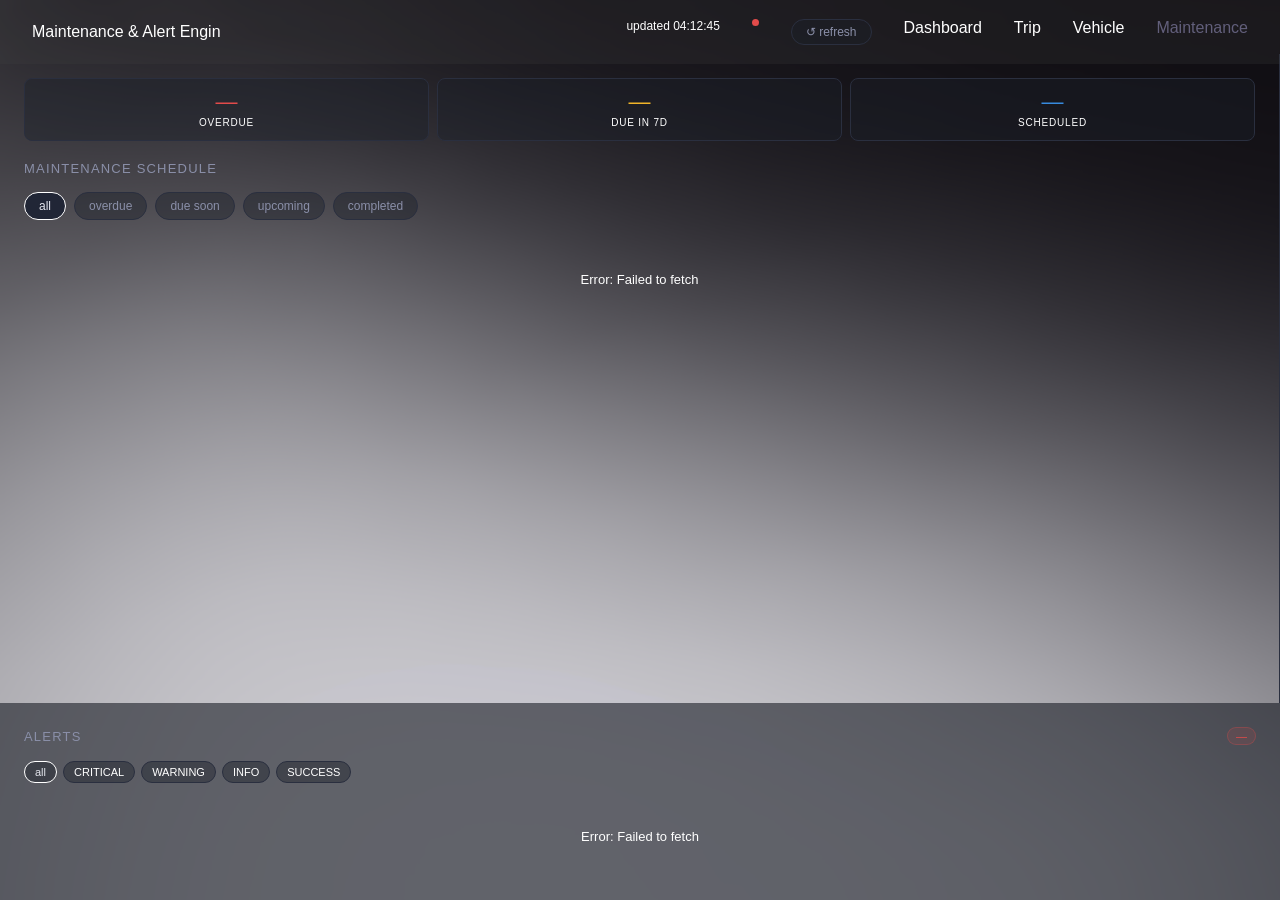
<file: main.html>
<!DOCTYPE html>
<html lang="th">

<head>
    <meta charset="UTF-8" />
    <meta name="viewport" content="width=device-width,initial-scale=1" />
    <title>Maintenance & Alerts</title>
    <link
        href="https://fonts.googleapis.com/css2?family=IBM+Plex+Sans+Thai:wght@400;500&family=IBM+Plex+Mono:wght@400;500&display=swap"
        rel="stylesheet" />
    <link rel="stylesheet" href="maintenance.css" />
</head>

<body>
    <div class="app">
        <div class="navbar">
            <div class="navbar__logo">Maintenance & Alert Engin</div>
            <ul class="navbar__links">
                <span class="topbar-sub" id="last-refresh">—</span>
                <div class="topbar-dot" id="conn-dot"></div>
                <button class="filter-btn" style="margin-left:auto;padding:5px 14px" onclick="refreshAll()">↺
                    refresh</button>
                <div onclick="window.location.href='dashboard.html'" class="masin">Dashboard</div>
                <div onclick="window.location.href='trips.html'" class="masin">Trip</div>
                <div onclick="window.location.href='vehicles.html'" class="masin">Vehicle</div>
                <div onclick="window.location.href='maintenace.html'" class="mai">Maintenance</div>

            </ul>
        </div><br><br><br>


        <!-- LEFT: Maintenance Schedule -->
        <div class="panel-left">

            <div class="stat-row">
                <div class="stat-box stat-red">
                    <div class="stat-num" id="s-overdue">—</div>
                    <div class="stat-lbl">overdue</div>
                </div>
                <div class="stat-box stat-yellow">
                    <div class="stat-num" id="s-soon">—</div>
                    <div class="stat-lbl">due in 7d</div>
                </div>
                <div class="stat-box stat-blue">
                    <div class="stat-num" id="s-total">—</div>
                    <div class="stat-lbl">scheduled</div>
                </div>
            </div>

            <div class="section-head">
                <span class="section-title">Maintenance Schedule</span>
            </div>

            <div class="filter-bar">
                <button class="filter-btn active" data-f="ALL" onclick="setFilter(this,'ALL')">all</button>
                <button class="filter-btn" data-f="OVERDUE" onclick="setFilter(this,'OVERDUE')">overdue</button>
                <button class="filter-btn" data-f="DUE_SOON" onclick="setFilter(this,'DUE_SOON')">due soon</button>
                <button class="filter-btn" data-f="NORMAL" onclick="setFilter(this,'NORMAL')">upcoming</button>
                <button class="filter-btn" data-f="COMPLETED" onclick="setFilter(this,'COMPLETED')">completed</button>
            </div>

            <div id="maint-list">
                <div class="loader">
                    <div class="spin"></div>loading...
                </div>
            </div>
        </div>

        <!-- RIGHT: Alert Panel -->
        <div class="panel-right">

            <div class="section-head">
                <span class="section-title">Alerts</span>
                <span class="badge badge-red" id="alert-count">—</span>
            </div>

            <div class="alert-filter-bar">
                <button class="af-btn active" data-s="ALL" onclick="setAlertFilter(this,'ALL')">all</button>
                <button class="af-btn af-critical" data-s="CRITICAL"
                    onclick="setAlertFilter(this,'CRITICAL')">CRITICAL</button>
                <button class="af-btn af-warning" data-s="WARNING"
                    onclick="setAlertFilter(this,'WARNING')">WARNING</button>
                <button class="af-btn af-info" data-s="INFO" onclick="setAlertFilter(this,'INFO')">INFO</button>
                <button class="af-btn af-success" data-s="SUCCESS"
                    onclick="setAlertFilter(this,'SUCCESS')">SUCCESS</button>
            </div>

            <div id="alert-list">
                <div class="loader">
                    <div class="spin"></div>loading...
                </div>
            </div>
        </div>

    </div>
    </div>

    <script src="maintenance.js"></script>
</body>

</html>
</file>
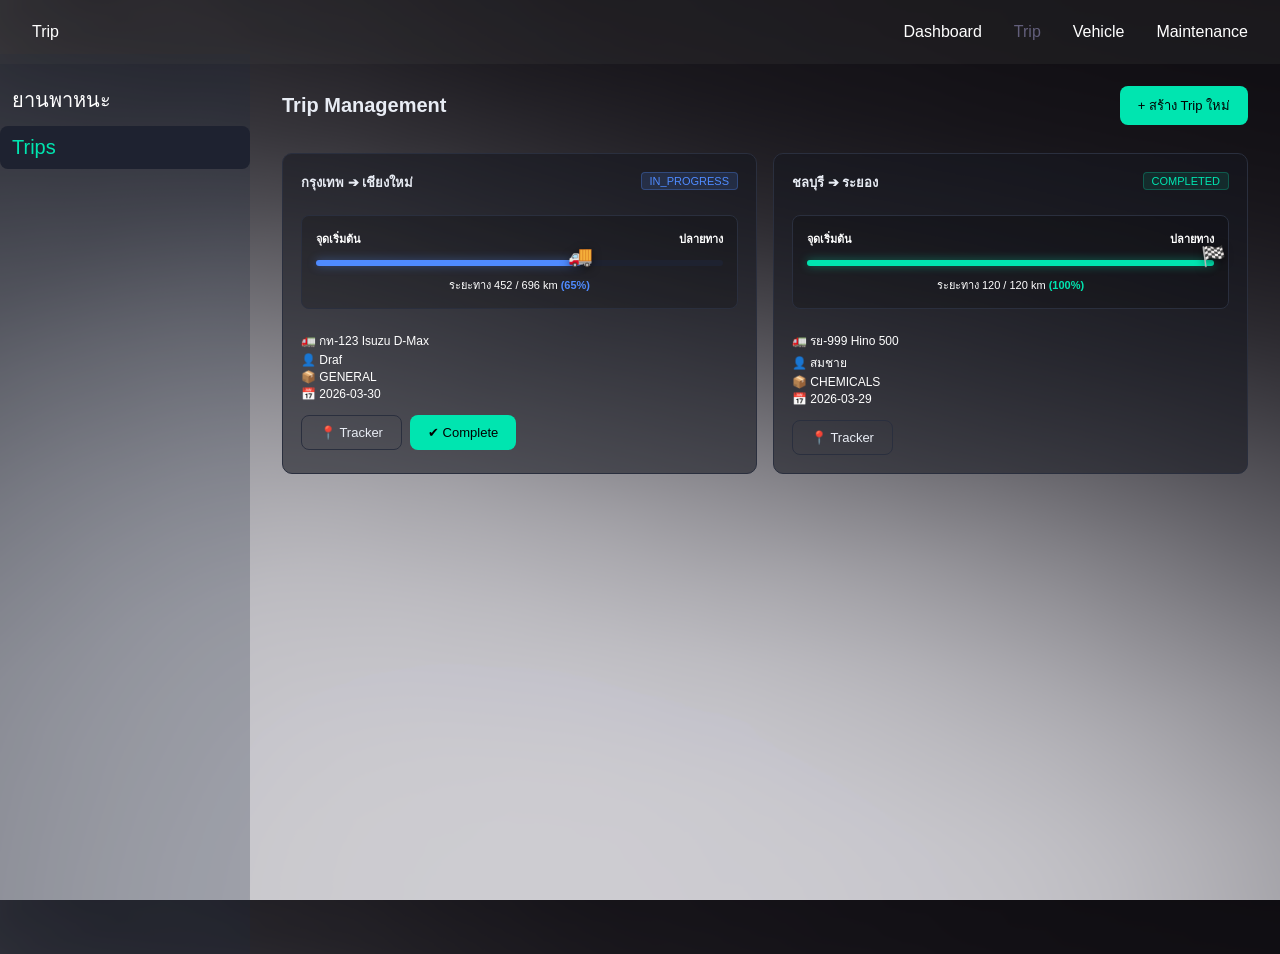
<file: trips.html>
<!DOCTYPE html>
<html lang="th">
<head>
  <meta charset="UTF-8">
  <meta name="viewport" content="width=device-width, initial-scale=1.0">
  <title>Trip Management</title>
  <link rel="preconnect" href="https://fonts.googleapis.com">
  <link href="https://fonts.googleapis.com/css2?family=IBM+Plex+Mono:wght@400;500;600&family=IBM+Plex+Sans+Thai:wght@300;400;500;600&display=swap" rel="stylesheet">
  <link rel="stylesheet" href="trips.css">
</head>
<body>
    <div class="navbar">
        <div class="navbar__logo">Trip</div>
            <ul class="navbar__links">
                <div onclick="window.location.href='dashboard.html'"class="masin">Dashboard</div>
                <div onclick="window.location.href='trips.html'" class="trip" >Trip</div>
                <div onclick="window.location.href='vehicles.html'" class="masin">Vehicle</div>
                <div onclick="window.location.href='maintenace.html'" class="masin">Maintenance</div>
            </ul>
    </div><br><br><br>

  <div class="layout">
    <aside class="sidebar">
      <nav class="sidebar__nav">
        <a href="vehicles.html" class="nav-item">ยานพาหนะ</a>
        <a href="trips.html"    class="nav-item nav-item--active">Trips</a>
      </nav>
    </aside>

    <main class="main">
      <header class="topbar">
        <h1 class="topbar__title">Trip Management</h1>
        <button class="btn btn--primary" onclick="openCreateModal()">+ สร้าง Trip ใหม่</button>
      </header>

      <section class="section">
        <div id="trip-list" class="trip-grid">
          
          <div class="trip-card">
            <div class="trip-card__header">
              <span class="trip-card__route">กรุงเทพ ➔ เชียงใหม่</span>
              <span class="badge badge--in_progress">IN_PROGRESS</span>
            </div>

            <div class="trip-progress">
              <div class="trip-progress__labels">
                <span>จุดเริ่มต้น</span>
                <span>ปลายทาง</span>
              </div>
              <div class="trip-progress__track">
                <div class="trip-progress__fill" style="width: 65%;">
                  <div class="trip-progress__icon">🚚</div>
                </div>
              </div>
              <div class="trip-progress__detail">
                ระยะทาง 452 / 696 km <span>(65%)</span>
              </div>
            </div>

            <div class="trip-card__meta">
              <span>🚛 กท-123 Isuzu D-Max</span>
              <span>👤 Draf</span>
              <span>📦 GENERAL</span>
              <span>📅 2026-03-30</span>
            </div>
            
            <div class="trip-card__actions">
              <button class="btn btn--ghost" onclick="openTracker()">📍 Tracker</button>
              <button class="btn btn--primary">✔ Complete</button>
            </div>
          </div>

          <div class="trip-card">
            <div class="trip-card__header">
              <span class="trip-card__route">ชลบุรี ➔ ระยอง</span>
              <span class="badge badge--completed">COMPLETED</span>
            </div>

            <div class="trip-progress trip-progress--done">
              <div class="trip-progress__labels">
                <span>จุดเริ่มต้น</span>
                <span>ปลายทาง</span>
              </div>
              <div class="trip-progress__track">
                <div class="trip-progress__fill" style="width: 100%;">
                  <div class="trip-progress__icon">🏁</div>
                </div>
              </div>
              <div class="trip-progress__detail">
                ระยะทาง 120 / 120 km <span>(100%)</span>
              </div>
            </div>

            <div class="trip-card__meta">
              <span>🚛 รย-999 Hino 500</span>
              <span>👤 สมชาย</span>
              <span>📦 CHEMICALS</span>
              <span>📅 2026-03-29</span>
            </div>
            
            <div class="trip-card__actions">
              <button class="btn btn--ghost" onclick="openTracker()">📍 Tracker</button>
            </div>
          </div>

        </div>
      </section>
    </main>
  </div>

  <div id="modal-create" class="modal-overlay" style="display:none">
    <div class="modal modal--wide">
      <button class="modal__close" onclick="closeCreateModal()">✕</button>

      <div class="steps">
        <div class="step" id="step-ind-1">
          <div class="step__dot">1</div>
          <div class="step__label">ยานพาหนะ & คนขับ</div>
        </div>
        <div class="step__line"></div>
        <div class="step" id="step-ind-2">
          <div class="step__dot">2</div>
          <div class="step__label">เส้นทาง & สินค้า</div>
        </div>
        <div class="step__line"></div>
        <div class="step" id="step-ind-3">
          <div class="step__dot">3</div>
          <div class="step__label">Checkpoints</div>
        </div>
      </div>

      <div id="step-1" class="step-content">
        <h2 class="step-content__title">ขั้นที่ 1 — เลือกยานพาหนะและคนขับ</h2>
        <div class="form-grid">
          <div class="form-group">
            <label>ยานพาหนะ <span class="req">*</span></label>
            <select id="f-vehicle">
              <option value="">-- เลือก --</option>
            </select>
            <span class="field-error" id="err-vehicle"></span>
          </div>
          <div class="form-group">
            <label>คนขับ <span class="req">*</span></label>
            <select id="f-driver">
              <option value="">-- เลือก --</option>
            </select>
            <span class="field-error" id="err-driver"></span>
          </div>
          <div class="form-group">
            <label>วันที่เริ่มต้น <span class="req">*</span></label>
            <input type="datetime-local" id="f-started_at">
            <span class="field-error" id="err-started_at"></span>
          </div>
        </div>
        <div class="step-actions">
          <span></span>
          <button class="btn btn--primary" onclick="goStep(2)">ถัดไป →</button>
        </div>
      </div>

      <div id="step-2" class="step-content" style="display:none">
        <h2 class="step-content__title">ขั้นที่ 2 — เส้นทางและสินค้า</h2>
        <div class="form-grid">
          <div class="form-group">
            <label>ต้นทาง <span class="req">*</span></label>
            <input type="text" id="f-origin" placeholder="เช่น กรุงเทพฯ">
            <span class="field-error" id="err-origin"></span>
          </div>
          <div class="form-group">
            <label>ปลายทาง <span class="req">*</span></label>
            <input type="text" id="f-destination" placeholder="เช่น เชียงใหม่">
            <span class="field-error" id="err-destination"></span>
          </div>
          <div class="form-group">
            <label>ระยะทาง (km)</label>
            <input type="number" id="f-distance_km" placeholder="0" min="0">
          </div>
          <div class="form-group">
            <label>ประเภทสินค้า</label>
            <select id="f-cargo_type">
              <option value="">-- ไม่ระบุ --</option>
              <option>GENERAL</option>
              <option>FRAGILE</option>
              <option>HAZARDOUS</option>
              <option>REFRIGERATED</option>
            </select>
          </div>
          <div class="form-group">
            <label>น้ำหนักสินค้า (kg)</label>
            <input type="number" id="f-cargo_weight_kg" placeholder="0" min="0">
          </div>
        </div>
        <div class="step-actions">
          <button class="btn btn--ghost" onclick="goStep(1)">← ย้อนกลับ</button>
          <button class="btn btn--primary" onclick="goStep(3)">ถัดไป →</button>
        </div>
      </div>

      <div id="step-3" class="step-content" style="display:none">
        <h2 class="step-content__title">ขั้นที่ 3 — Checkpoints <span class="req">(อย่างน้อย 1 จุด)</span></h2>
        <div id="checkpoints-container"></div>
        <button class="btn btn--ghost btn--sm" onclick="addCheckpoint()">+ เพิ่ม Checkpoint</button>
        <span class="field-error" id="err-checkpoints"></span>

        <div class="step-actions" style="margin-top:24px">
          <button class="btn btn--ghost" onclick="goStep(2)">← ย้อนกลับ</button>
          <button class="btn btn--primary" onclick="submitTrip()">✓ สร้าง Trip</button>
        </div>
        <p id="submit-error" class="submit-error"></p>
      </div>
    </div>
  </div>

  <div id="modal-tracker" class="modal-overlay" style="display:none">
    <div class="modal modal--wide">
      <button class="modal__close" onclick="closeTracker()">✕</button>
      <div id="tracker-content">
        <p class="loading-text">กำลังโหลด...</p>
      </div>
    </div>
  </div>

  <script src="Login.js"></script>
  <script src="trips.js"></script>
</body>
</html>
</file>
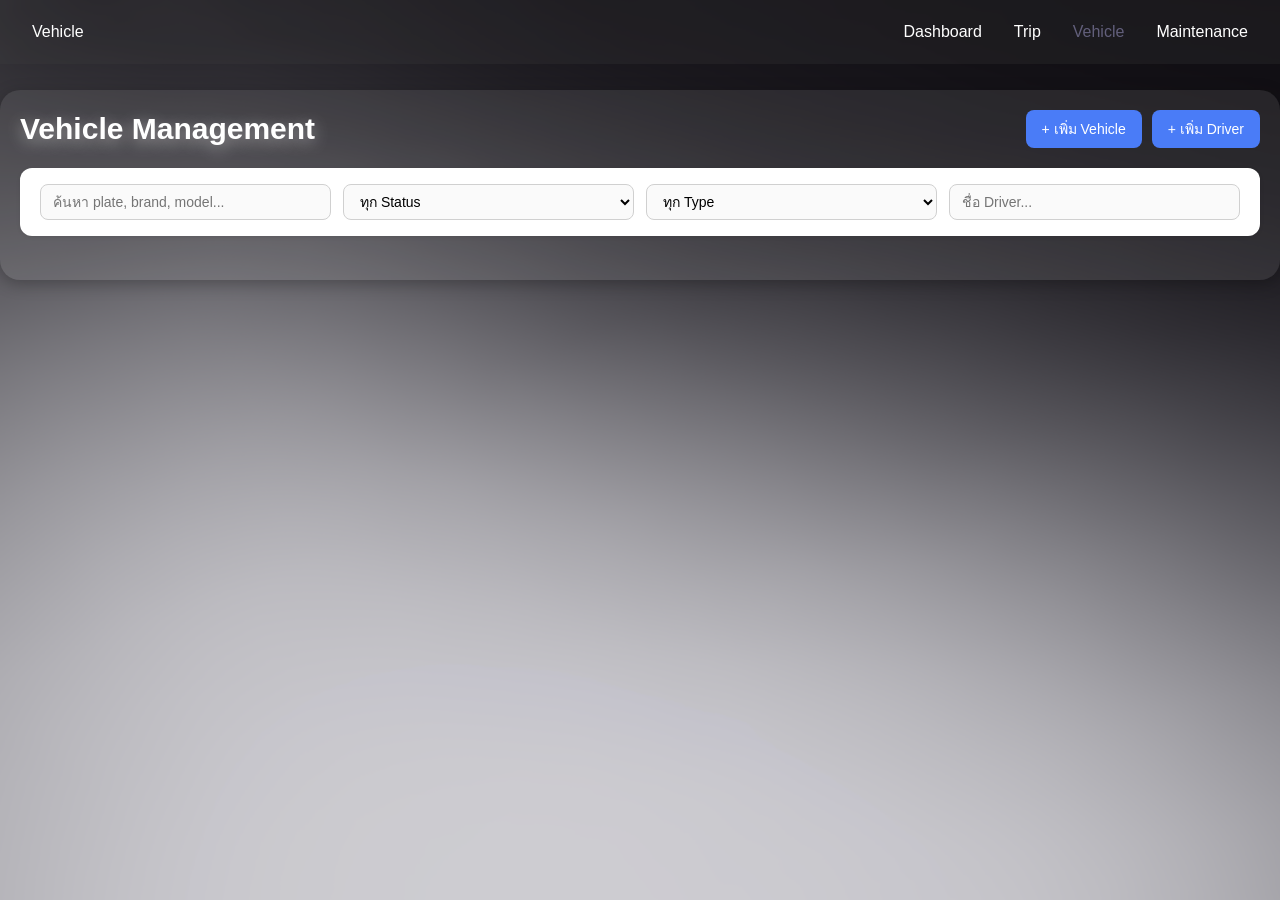
<file: vehicles.html>
<!DOCTYPE html>
<html lang="th">
<head>
<meta charset="UTF-8">
<title>Vehicles</title>
<link rel="stylesheet" href="vehicles.css">
</head>
<body>
<div class="navbar">
        <div class="navbar__logo">Vehicle</div>
            <ul class="navbar__links">
                <div onclick="window.location.href='dashboard.html'" class="masin">Dashboard</div>
                <div onclick="window.location.href='trips.html'" class="masin" >Trip</div>
                <div onclick="window.location.href='vehicles.html'" class="vehicle">Vehicle</div>
                <div onclick="window.location.href='maintenace.html'" class="masin">Maintenance</div>
            </ul>
</div>
<br><br><br><br><br><div class="con">

<div class="top-bar">
  <div class="H22">Vehicle Management</div>
  <div class="top-bar__actions">
    <button onclick="openModal('modal-add-vehicle')">+ เพิ่ม Vehicle</button>
    <button onclick="openModal('modal-add-driver')">+ เพิ่ม Driver</button>
  </div>
</div>

<div class="filters">
  <input type="text" id="f-search" placeholder="ค้นหา plate, brand, model...">
  <select id="f-status">
    <option value="">ทุก Status</option>
    <option value="IDLE">IDLE</option>
    <option value="ACTIVE">ACTIVE</option>
    <option value="MAINTENANCE">MAINTENANCE</option>
  </select>
  <select id="f-type">
    <option value="">ทุก Type</option>
    <option value="TRUCK">TRUCK</option>
    <option value="VAN">VAN</option>
    <option value="PICKUP">PICKUP</option>
    <option value="MOTORCYCLE">MOTORCYCLE</option> </select>
  <input type="text" id="f-driver" placeholder="ชื่อ Driver...">
</div>

<div id="vehicle-list"></div>

<div class="modal-overlay" id="modal-add-vehicle">
  <div class="modal">
    <h3>เพิ่ม / แก้ไข Vehicle</h3>
    
    <input type="hidden" id="v-id" value="">
    
    <input type="text"   id="v-plate"       placeholder="Plate Number (ทะเบียนรถ) *">
    <select id="v-type">
      <option value="">เลือก Type *</option>
      <option value="TRUCK">TRUCK</option>
      <option value="VAN">VAN</option>
      <option value="MOTORCYCLE">MOTORCYCLE</option> <option value="PICKUP">PICKUP</option>
    </select>
    
    <select id="v-driver-id">
  <option value="">เลือกคนขับ (ไม่มีคนขับ)</option>
  </select>
    
    <input type="text"   id="v-brand"       placeholder="Brand (ยี่ห้อ) *">
    <input type="text"   id="v-model"       placeholder="Model (รุ่น) *">
    
    <input type="number" id="v-year"        placeholder="Year (ปีผลิต) *">
    <select id="v-fuel">
      <option value="">เลือก Fuel Type (เชื้อเพลิง) *</option>
      <option value="DIESEL">DIESEL</option>
      <option value="GASOLINE">GASOLINE</option>
      <option value="ELECTRIC">ELECTRIC</option>
      <option value="HYBRID">HYBRID</option>
    </select>

    <input type="number" id="v-mileage"     placeholder="Mileage KM (เลขไมล์ปัจจุบัน) *">
    
    <input type="number" id="v-lastservice" placeholder="Last Service KM (เข้าศูนย์ล่าสุด) *">
    
    <input type="number" id="v-nextservice" placeholder="Next Service KM (เข้าศูนย์รอบถัดไป) *">
    
    <div id="v-error" class="modal-error"></div>
    <div class="modal-actions">
      <button onclick="closeModal('modal-add-vehicle')">ยกเลิก</button>
      <button class="btn-primary" onclick="submitAddVehicle()">บันทึก</button>
    </div>
  </div>
</div>

<div class="modal-overlay" id="modal-add-driver">
  <div class="modal">
    <h3>เพิ่ม Driver</h3>
    <input type="text" id="d-name"    placeholder="ชื่อ *">
    <input type="text" id="d-license" placeholder="License Number *">
    <input type="date" id="d-expiry">
    <input type="text" id="d-phone"   placeholder="เบอร์โทร *">
    <div id="d-error" class="modal-error"></div>
    <div class="modal-actions">
      <button onclick="closeModal('modal-add-driver')">ยกเลิก</button>
      <button class="btn-primary" onclick="submitAddDriver()">บันทึก</button>
    </div>
  </div>
</div>

<div class="modal-overlay" id="modal-history">
  <div class="modal modal--wide">
    <h3>Vehicle History</h3>
    <div id="history-list"></div>
    <div class="modal-actions">
      <button onclick="closeModal('modal-history')">ปิด</button>
    </div>
  </div>
</div>

</div>
<script src="Login.js"></script>
<script src="vehicles.js"></script>
</body>
</html>
</file>
<file: maintenance.css>
/* ── reset ── */
* {
    box-sizing: border-box;
    margin: 0;
    padding: 0
}

/* ── variables ── */
:root {
    --bg: #0d0f14;
    --bg2: #13161e92;
    --bg3: #1a1e286e;
    --bg4: #212636;
    --border: #2a2f3f;
    --border2: #ffffff;
    --text: #e2e4ec;
    --text2: #8a8fa8;
    --text3: #ffffff;
    --yellow: #f0b429;
    --yellow-bg: rgba(88, 80, 59, 0.12);
    --yellow-border: rgba(240, 180, 41, .3);
    --red: #e24b4a;
    --red-bg: rgba(226, 75, 74, .12);
    --red-border: rgba(226, 75, 74, .3);
    --green: #1d9e75;
    --green-bg: rgba(29, 158, 117, .1);
    --blue: #378add;
    --blue-bg: rgba(55, 138, 221, .1);
    --amber: #ef9f27;
    --amber-bg: rgba(239, 159, 39, .1);
    --radius: 8px;
        font-family: "Inter", sans-serif;
    --radius-lg: 12px;
}

/* ── base ── */
body {
    margin: 0;
    min-height: 100vh;

    background-image: url("bac.PNG");
    background-size: cover;        /* ⭐ ตัวสำคัญ */
    background-position: center;
    background-repeat: no-repeat;
}
.mai{
    color: rgb(98, 95, 123);
    cursor: pointer;
}
.masin:hover{
    color: rgb(98, 95, 123);
    text-decoration: none;
    cursor: pointer;
    text-shadow: 0px 8px 16px  rgb(255, 255, 255);
}
/* ── layout ── */
.app {
    display: grid;
    grid-template-rows: auto 1fr;
    min-height: 100vh
}

.main {
    display: grid;
    grid-template-columns: 1fr 360px;
    gap: 0;
    overflow: hidden
}

@media(max-width:900px) {
    .main {
        grid-template-columns: 1fr;
        grid-template-rows: auto auto
    }
}

/* ── topbar ── */
.topbar {
    background: var(--bg2);
    border-bottom: 1px solid var(--border);
    padding: 0 24px;
    height: 56px;
    display: flex;
    align-items: center;
    gap: 16px;
    position: sticky;
    top: 0;
    z-index: 20;
}

.topbar-title {
    font-size: 15px;
    font-weight: 500;
    letter-spacing: .3px
}

.topbar-sub {
    font-size: 12px;
    color: var(--text3);
    font-family: var(--mono)
}

.topbar-dot {
    width: 7px;
    height: 7px;
    border-radius: 50%;
    background: var(--green);
    flex-shrink: 0
}

/* ── panels ── */
.panel-left {
    padding: 24px;
    overflow-y: auto;
    border-right: 1px solid var(--border)
}

.panel-right {
    padding: 24px;
    overflow-y: auto;
    background: var(--bg2)
}

/* ── section header ── */
.section-head {
    display: flex;
    align-items: center;
    justify-content: space-between;
    margin-bottom: 16px
}

.section-title {
    font-size: 13px;
    font-weight: 500;
    color: var(--text2);
    text-transform: uppercase;
    letter-spacing: 1.2px
}

/* ── badges ── */
.badge {
    font-size: 11px;
    font-family: var(--mono);
    padding: 2px 8px;
    border-radius: 100px;
    font-weight: 500
}

.badge-red {
    background: var(--red-bg);
    color: var(--red);
    border: 1px solid var(--red-border)
}

.badge-yellow {
    background: var(--yellow-bg);
    color: var(--yellow);
    border: 1px solid var(--yellow-border)
}

.badge-green {
    background: var(--green-bg);
    color: var(--green)
}

.badge-blue {
    background: var(--blue-bg);
    color: var(--blue)
}

.badge-gray {
    background: rgba(139, 143, 168, .1);
    color: var(--text2)
}

/* ── filter bar ── */
.filter-bar {
    display: flex;
    gap: 8px;
    margin-bottom: 20px;
    flex-wrap: wrap
}

.filter-btn {
    background: var(--bg3);
    border: 1px solid var(--border);
    color: var(--text2);
    padding: 6px 14px;
    border-radius: 100px;
    font-size: 12px;
    cursor: pointer;
    font-family: var(--font);
    transition: all .15s;
}

.filter-btn:hover {
    border-color: var(--border2);
    color: var(--text)
}

.filter-btn.active {
    background: var(--bg4);
    border-color: var(--border2);
    color: var(--text)
}

/* ── stat row ── */
.stat-row {
    display: grid;
    grid-template-columns:
        repeat(3, 1fr);
    gap: 8px;
    margin-bottom: 20px
}

.stat-box {
    background: var(--bg3);
    border: 1px solid var(--border);
    border-radius: var(--radius);
    padding: 12px;
    text-align: center
}

.stat-num {
    font-size: 22px;
    font-weight: 500;
    font-family: var(--mono);
    line-height: 1
}

.stat-lbl {
    font-size: 10px;
    color: var(--text3);
    text-transform: uppercase;
    letter-spacing: .8px;
    margin-top: 4px
}

.stat-red .stat-num {
    color: var(--red)
}

.stat-yellow .stat-num {
    color: var(--yellow)
}

.stat-blue .stat-num {
    color: var(--blue)
}

/* ── maintenance card ── */
.m-card {
    background: var(--bg3);
    border: 1px solid var(--border);
    border-radius: var(--radius-lg);
    padding: 16px;
    margin-bottom: 10px;
    transition: border-color .15s;
    position: relative;
    overflow: hidden;
}

.m-card:hover {
    border-color: var(--border2)
}

.m-card::before {
    content: '';
    position: absolute;
    left: 0;
    top: 0;
    bottom: 0;
    width: 3px;
    border-radius: 3px 0 0 3px
}

.m-card.overdue::before {
    background: var(--red)
}

.m-card.due-soon::before {
    background: var(--yellow)
}

.m-card.normal::before {
    background: var(--border2)
}

.m-card-top {
    display: flex;
    align-items: flex-start;
    justify-content: space-between;
    gap: 12px;
    margin-bottom: 10px
}

.m-card-id {
    font-size: 11px;
    font-family: var(--mono);
    color: var(--text3)
}

.m-card-type {
    font-size: 13px;
    font-weight: 500;
    margin-bottom: 2px
}

.m-card-vehicle {
    font-size: 12px;
    color: var(--text2)
}

.m-card-meta {
    display: grid;
    grid-template-columns: 1fr 1fr;
    gap: 8px;
    padding-top: 10px;
    border-top: 1px solid var(--border)
}

.m-meta-item {
    display: flex;
    flex-direction: column;
    gap: 2px
}

.m-meta-label {
    font-size: 10px;
    color: var(--text3);
    text-transform: uppercase;
    letter-spacing: .8px
}

.m-meta-value {
    font-size: 12px;
    font-family: var(--mono);
    color: var(--text)
}

/* ── chips ── */
.m-card-status-chip {
    font-size: 11px;
    padding: 3px 10px;
    border-radius: 100px;
    white-space: nowrap;
    font-family: var(--mono);
    flex-shrink: 0
}

.chip-overdue {
    background: var(--red-bg);
    color: var(--red);
    border: 1px solid var(--red-border)
}

.chip-soon {
    background: var(--yellow-bg);
    color: var(--yellow);
    border: 1px solid var(--yellow-border)
}

.chip-normal {
    background: rgba(139, 143, 168, .1);
    color: var(--text2)
}

.chip-completed {
    background: var(--green-bg);
    color: var(--green)
}

/* ── day labels ── */
.day-label {
    font-size: 11px;
    font-family: var(--mono)
}

.day-overdue {
    color: var(--red)
}

.day-soon {
    color: var(--yellow)
}

.day-normal {
    color: var(--text3)
}

/* ── alert cards ── */
.alert-card {
    border-radius: var(--radius);
    padding: 12px 14px;
    margin-bottom: 8px
}
/* ── alert cards: INFO ── */
.alert-info {
    background: var(--blue-bg);
    border: 1px solid rgba(55, 138, 221, 0.3);
    border-left: 3px solid var(--blue);
}

.sev-info {
    background: rgba(55, 138, 221, 0.2);
    color: var(--blue);
}

/* ── alert cards: SUCCESS ── */
.alert-success {
    background: var(--green-bg);
    border: 1px solid rgba(29, 158, 117, 0.3);
    border-left: 3px solid var(--green);
}

.sev-success {
    background: rgba(29, 158, 117, 0.2);
    color: var(--green);
}

.alert-critical {
    background: var(--red-bg);
    border: 1px solid var(--red-border);
    border-left: 3px solid var(--red)
}

.alert-warning {
    background: var(--yellow-bg);
    border: 1px solid var(--yellow-border);
    border-left: 3px solid var(--yellow)
}

.alert-top {
    display: flex;
    align-items: center;
    gap: 8px;
    margin-bottom: 6px
}

.alert-severity {
    font-size: 10px;
    font-family: var(--mono);
    font-weight: 500;
    padding: 2px 7px;
    border-radius: 4px
}

.sev-critical {
    background: rgba(226, 75, 74, .2);
    color: var(--red)
}

.sev-warning {
    background: rgba(240, 180, 41, .2);
    color: var(--yellow)
}

.alert-rtype {
    font-size: 10px;
    color: var(--text3);
    font-family: var(--mono);
    margin-left: auto
}

.alert-msg {
    font-size: 12px;
    color: var(--text);
    line-height: 1.5
}

.alert-time {
    font-size: 10px;
    color: var(--text3);
    font-family: var(--mono);
    margin-top: 4px
}

/* ── alert filter bar ── */
.alert-filter-bar {
    display: flex;
    gap: 6px;
    margin-bottom: 14px;
    flex-wrap: wrap
}

.af-btn {
    background: var(--bg3);
    border: 1px solid var(--border);
    color: var(--text3);
    padding: 4px 10px;
    border-radius: 100px;
    font-size: 11px;
    cursor: pointer;
    font-family: var(--mono);
    transition: all .15s;
}

.af-btn:hover {
    border-color: var(--border2);
    color: var(--text2)
}

.af-btn.active {
    border-color: var(--border2);
    color: var(--text)
}

.af-btn.af-critical.active {
    background: var(--red-bg);
    border-color: var(--red-border);
    color: var(--red)
}

.af-btn.af-warning.active {
    background: var(--yellow-bg);
    border-color: var(--yellow-border);
    color: var(--yellow)
}

/* ── empty state ── */
.empty {
    text-align: center;
    padding: 32px;
    color: var(--text3);
    font-size: 13px
}

/* ── loader ── */
.loader {
    display: flex;
    align-items: center;
    justify-content: center;
    height: 80px;
    color: var(--text3);
    font-size: 12px;
    font-family: var(--mono);
    gap: 8px
}

.spin {
    width: 14px;
    height: 14px;
    border: 2px solid var(--border2);
    border-top-color: var(--blue);
    border-radius: 50%;
    animation: spin .7s linear infinite;
    flex-shrink: 0
}

@keyframes spin {
    to {
        transform: rotate(360deg)
    }
}

/* ── scrollbar ── */
::-webkit-scrollbar {
    width: 4px
}

::-webkit-scrollbar-track {
    background: transparent
}

::-webkit-scrollbar-thumb {
    background: var(--border2);
    border-radius: 4px
}



.navbar {
    position: sticky;
    position: absolute;
    top: 0;
    width: 100%;
    color: #fff;
    z-index: 100;
    background: var(--color-surface);
    border-bottom: 1px solid var(--color-border);
    padding: 0 2rem;
    display: flex;
    align-items: center;
    justify-content: space-between;
    height: 64px;
    background-color: #41414137;
    box-shadow: 0px 4px 16px 0px rgba(87, 44, 0, 0.25);
    box-shadow: var(--shadow);
}

.navbar__links {
    list-style: none;
    display: flex;
    gap: 2rem;
}
</file>
<file: trips.css>
*, *::before, *::after { box-sizing: border-box; margin: 0; padding: 0; }

:root {
  --bg:        #0d0f14;
  --surface:   #15182093;
  --surface2:  #1e2230;
  --border:    #2a2f3e;
  --accent:    #00e5b0;
  --accent2:   #4f8bff;
  --warn:      #ffb340;
  --danger:    #ff4d6a;
  --text:      #e8ecf4;
  --muted:     #ffffff;
  --radius:    8px;
}
.trip{
     color: rgb(98, 95, 123);
}
.masin{
    cursor: pointer;
}
.masin:hover{
    color: rgb(98, 95, 123);
    text-decoration: none;
    text-shadow: 0px 8px 16px  rgb(255, 255, 255);
}
body { 

    height: 100vh; 
    color: #333; 
    background-image: url("bac.PNG");
    background-color: rgba(96, 96, 96, 0);
    background-size: cover;
    background-position: center;
    font-family: "Inter", sans-serif;
    font-optical-sizing: auto;
    min-height: 100vh;  
    color: var(--text); }

/* ── LAYOUT ── */
.layout { display: flex; min-height: 100vh; }

.sidebar {
  width: 250px;
  background-color: #1e293b41;
  color: #fff;
  display: flex;
  flex-direction: column;
  padding: 20px 0;
}

.sidebar__logo {
  font-family: var(--font-mono); font-size: 18px; font-weight: 600;
  letter-spacing: 2px; color: var(--text);
}
.sidebar__logo span { color: var(--accent); }

.nav-item {
  display: block; 
  padding: 10px 12px; 
  border-radius: var(--radius);
  color: var(--muted); 
  text-decoration: none; 
  font-size: 20px; 
  font-weight: 500;
  transition: all .15s;
}
.nav-item:hover { background: var(--surface2); color: var(--text); }
.nav-item--active { background: var(--surface2); color: var(--accent); }

.main { flex: 1; padding: 32px; overflow-y: auto; }

/* ── TOPBAR ── */
.topbar { display: flex; justify-content: space-between; align-items: center; margin-bottom: 28px; }
.topbar__title { font-family: var(--font-mono); font-size: 20px; font-weight: 600; }

/* ── BUTTONS ── */
.btn {
  padding: 9px 18px; border-radius: var(--radius); font-size: 13px; font-weight: 500;
  cursor: pointer; border: none; transition: all .15s; font-family: var(--font-ui);
}
.btn--primary  { background: var(--accent);  color: #000; }
.btn--primary:hover { filter: brightness(1.1); }
.btn--ghost    { background: transparent; color: var(--text); border: 1px solid var(--border); }
.btn--ghost:hover { background: var(--surface2); }
.btn--danger   { background: var(--danger); color: #fff; }
.btn--sm       { padding: 6px 12px; font-size: 12px; }
.btn--complete { background: var(--accent2); color: #fff; }

/* ── TRIP GRID ── */
.trip-grid { display: grid; grid-template-columns: repeat(auto-fill, minmax(320px, 1fr)); gap: 16px; }

.trip-card {
  background: var(--surface); border: 1px solid var(--border); border-radius: 10px;
  padding: 18px; display: flex; flex-direction: column; gap: 10px;
  transition: border-color .15s;
}
.trip-card:hover { border-color: var(--accent2); }

.trip-card__header { 
    display: flex; 
    justify-content: space-between; 
    align-items: flex-start; 
}
.trip-card__route  { 
    font-family: var(--font-mono); 
    font-size: 13px; 
    font-weight: 600; 
    color: var(--text); 
}
.trip-card__meta   { 
    font-size: 12px; 
    color: var(--muted); 
    display: flex; 
    flex-direction: column; 
    gap: 3px;
 }
.trip-card__actions { 
    display: flex; 
    gap: 8px; 
    flex-wrap: wrap; 
    margin-top: 4px; }

/* ── BADGE ── */
.badge {
  display: inline-block; 
  padding: 2px 8px; 
  border-radius: 4px;
  font-family: var(--font-mono); 
  font-size: 11px; 
  font-weight: 500;
}
.badge--in_progress { 
    background: rgba(79,139,255,.15); 
    color: var(--accent2); 
    border: 1px solid rgba(79,139,255,.3); 
}
.badge--completed   { 
    background: rgba(0,229,176,.1);  
    color: var(--accent);  
    border: 1px solid rgba(0,229,176,.25); }
.badge--scheduled   { 
    background: rgba(255,179,64,.1); 
    color: var(--warn);    
    border: 1px solid rgba(255,179,64,.25); 

}
.badge--cancelled   { 
    background: rgba(255,77,106,.1); 
    color: var(--danger);  
    border: 1px solid rgba(255,77,106,.25); }

/* ── SECTION ── */
.section { 
    margin-bottom: 32px; 
}
.loading-text { 
    color: var(--muted); 
    font-size: 13px; 
}

/* ── MODAL ── */
.modal-overlay {
  position: fixed; 
  inset: 0; 
  background: rgba(0,0,0,.7);
  display: flex; 
  align-items: center; 
  justify-content: center;
  z-index: 100; 
  padding: 24px;
}
.modal {
  background: var(--surface); 
  border: 1px solid var(--border); 
  border-radius: 12px;
  padding: 32px; 
  width: 100%; 
  max-width: 560px; 
  max-height: 90vh;
  overflow-y: auto; 
  position: relative;
}
.modal--wide { max-width: 680px; }
.modal__close {
  position: absolute; 
  top: 16px; 
  right: 16px;
  background: none; 
  border: none; 
  color: var(--muted); 
  font-size: 18px; 
  cursor: pointer;
}
.modal__close:hover { color: var(--text); }

/* ── STEPS INDICATOR ── */
.steps { 
    display: flex; 
    align-items: center; 
    margin-bottom: 32px; 
}
.step  { 
    display: flex; 
    flex-direction: column; 
    align-items: center; 
    gap: 6px; 
    flex-shrink: 0; }
.step__dot {
  width: 32px; height: 32px; border-radius: 50%;
  background: var(--surface2); border: 2px solid var(--border);
  display: flex; align-items: center; justify-content: center;
  font-family: var(--font-mono); font-size: 12px; font-weight: 600;
  color: var(--muted); transition: all .2s;
}
.step--active  .step__dot { border-color: var(--accent2); color: var(--accent2); background: rgba(79,139,255,.1); }
.step--done    .step__dot { border-color: var(--accent);  color: #000;           background: var(--accent); }
.step__label { font-size: 11px; color: var(--muted); white-space: nowrap; }
.step--active .step__label { color: var(--accent2); }
.step--done   .step__label { color: var(--accent); }
.step__line { flex: 1; height: 2px; background: var(--border); margin: 0 8px; margin-bottom: 20px; }

/* ── FORM ── */
.step-content__title { font-size: 15px; font-weight: 600; margin-bottom: 20px; color: var(--text); }
.form-grid { display: grid; grid-template-columns: 1fr 1fr; gap: 16px; }
.form-group { display: flex; flex-direction: column; gap: 6px; }
.form-group label { font-size: 12px; color: var(--muted); font-weight: 500; }
.form-group input,
.form-group select,
.form-group textarea {
  background: var(--surface2); border: 1px solid var(--border); border-radius: var(--radius);
  color: var(--text); padding: 9px 12px; font-size: 13px; font-family: var(--font-ui);
  outline: none; transition: border-color .15s; width: 100%;
}
.form-group input:focus,
.form-group select:focus { border-color: var(--accent2); }
.form-group select option { background: var(--surface2); }
.req { color: var(--danger); }
.field-error { font-size: 11px; color: var(--danger); min-height: 14px; }
.step-actions { display: flex; justify-content: space-between; align-items: center; margin-top: 24px; }
.submit-error { color: var(--danger); font-size: 12px; margin-top: 8px; min-height: 16px; }

/* ── CHECKPOINT FORM ITEMS ── */
.cp-item {
  background: var(--surface2); border: 1px solid var(--border); border-radius: var(--radius);
  padding: 14px; margin-bottom: 12px;
}
.cp-item__header { display: flex; justify-content: space-between; align-items: center; margin-bottom: 12px; }
.cp-item__num { font-family: var(--font-mono); font-size: 12px; color: var(--accent2); font-weight: 600; }
.cp-item__grid { display: grid; grid-template-columns: 1fr 1fr; gap: 10px; }
.cp-item__grid .form-group { gap: 4px; }
.cp-item__grid label { font-size: 11px; }

/* ── TRACKER ── */
.tracker-header { margin-bottom: 24px; }
.tracker-title  { font-family: var(--font-mono); font-size: 16px; font-weight: 600; margin-bottom: 6px; }
.tracker-meta   { font-size: 12px; color: var(--muted); display: flex; flex-wrap: wrap; gap: 12px; }

.checkpoint-steps { display: flex; flex-direction: column; gap: 0; }

.cp-step {
  display: flex; gap: 16px; padding: 0 0 0 0;
  position: relative;
}
.cp-step:not(:last-child)::before {
  content: '';
  position: absolute; left: 15px; top: 36px;
  width: 2px; height: calc(100% - 8px);
  background: var(--border);
  z-index: 0;
}
.cp-step--arrived::before   { background: var(--accent2); }
.cp-step--departed::before  { background: var(--accent); }

.cp-step__icon {
  width: 32px; height: 32px; border-radius: 50%; flex-shrink: 0;
  display: flex; align-items: center; justify-content: center;
  font-size: 13px; font-weight: 700; font-family: var(--font-mono);
  border: 2px solid var(--border); background: var(--surface2);
  color: var(--muted); position: relative; z-index: 1;
  transition: all .3s;
}
.cp-step--pending  .cp-step__icon { border-color: var(--border);  color: var(--muted); }
.cp-step--arrived  .cp-step__icon { border-color: var(--accent2); color: var(--accent2); background: rgba(79,139,255,.15); }
.cp-step--departed .cp-step__icon { border-color: var(--accent);  color: #000; background: var(--accent); }
.cp-step--skipped  .cp-step__icon { border-color: var(--muted);   color: var(--muted); background: transparent; opacity: .5; }

.cp-step__body { flex: 1; padding-bottom: 20px; }
.cp-step__top  { display: flex; justify-content: space-between; align-items: flex-start; padding-top: 4px; }
.cp-step__name { font-weight: 600; font-size: 14px; }
.cp-step__purpose {
  font-size: 11px; padding: 2px 7px; border-radius: 4px;
  background: var(--surface2); color: var(--muted); font-family: var(--font-mono);
}
.cp-step__status { font-size: 12px; color: var(--muted); margin-top: 2px; }
.cp-step__status--arrived  { color: var(--accent2); }
.cp-step__status--departed { color: var(--accent); }
.cp-step__status--skipped  { color: var(--muted); text-decoration: line-through; }

.cp-step__actions { display: flex; gap: 8px; margin-top: 10px; flex-wrap: wrap; }

.cp-step--loading .cp-step__icon { animation: pulse .6s ease-in-out infinite alternate; }
@keyframes pulse {
  from { opacity: .4; transform: scale(.9); }
  to   { opacity: 1;  transform: scale(1.05); }
}

.cp-error { font-size: 12px; color: var(--danger); margin-top: 6px; padding: 6px 10px; background: rgba(255,77,106,.08); border-radius: 4px; border-left: 3px solid var(--danger); }

.tracker-complete-btn { margin-top: 24px; display: flex; justify-content: flex-end; }

/* ── OPTIMISTIC STATE ── */
.cp-step--optimistic .cp-step__icon { opacity: .7; }

.navbar {
  position: sticky;
  position: absolute;
  top: 0;
  width: 100%;
  color: #fff;
  z-index: 100;
  background: var(--color-surface);
  border-bottom: 1px solid var(--color-border);
  padding: 0 2rem;
  display: flex;
  align-items: center;
  justify-content: space-between;
  height: 64px;
  background-color: #41414137;
  box-shadow: 0px 4px 16px 0px rgba(87, 44, 0, 0.25);
  box-shadow: var(--shadow);
}
.navbar__links {
  list-style: none;
  display: flex;
  gap: 2rem;
}





/* ── PROGRESS BAR (แถบรถวิ่ง) ── */
.trip-progress {
  margin: 12px 0;
  padding: 14px;
  background: rgba(0, 0, 0, 0.2);
  border-radius: var(--radius);
  border: 1px solid var(--border);
}

.trip-progress__labels {
  display: flex;
  justify-content: space-between;
  font-size: 11px;
  color: var(--muted);
  margin-bottom: 12px;
  font-weight: 600;
  font-family: var(--font-mono);
}

.trip-progress__track {
  width: 100%;
  height: 6px;
  background: var(--surface2);
  border-radius: 10px;
  position: relative;
  margin-bottom: 10px;
}

.trip-progress__fill {
  height: 100%;
  background: var(--accent2); /* สีฟ้า */
  border-radius: 10px;
  position: relative;
  transition: width 0.5s ease-in-out;
  box-shadow: 0 0 10px rgba(79, 139, 255, 0.4);
}

.trip-progress__icon {
  position: absolute;
  right: -12px;
  top: -16px;
  font-size: 20px;
  filter: drop-shadow(0 2px 4px rgba(0,0,0,0.5));
  z-index: 2;
}

.trip-progress__detail {
  text-align: center;
  font-size: 11px;
  color: var(--muted);
}

.trip-progress__detail span {
  color: var(--accent2);
  font-weight: 600;
  font-family: var(--font-mono);
}

/* ── สถานะ COMPLETED (100%) เปลี่ยนแถบเป็นสีเขียว ── */
.trip-progress--done .trip-progress__fill {
  background: var(--accent); /* สีเขียว */
  box-shadow: 0 0 10px rgba(0, 229, 176, 0.4);
}
.trip-progress--done .trip-progress__detail span {
  color: var(--accent);
}
</file>
<file: vehicles.css>
* { box-sizing: border-box; margin: 0; padding: 0; }

body { 

    height: 100vh; 
    color: #333; 
    background-image: url("bac.PNG");
    background-color: rgba(96, 96, 96, 0);
    background-size: cover;
    background-position: center;
    font-family: "Inter", sans-serif;
    font-optical-sizing: auto;
    min-height: 100vh;  
    color: var(--text); }
.con{
    padding: 20px;
    border-radius: 20px;
    box-shadow: 0px 4px 16px 0px rgba(0, 0, 0, 0.25);
    background-color: #bababa20;
}
.vehicle{
     color: rgb(98, 95, 123);
     cursor: pointer;
}
.masin{
    cursor: pointer;
}
.masin:hover{
    color: rgb(98, 95, 123);
    text-decoration: none;
    text-shadow: 0px 8px 16px  rgb(255, 255, 255);
}
.H22{
    font-size: 30px;
    font-weight: bolder;
    color: white;
    text-shadow: 0px 4px 16px  rgba(255, 255, 255, 0.489);
}
.navbar {
  position: sticky;
  position: absolute;
  top: 0;
  width: 100%;
  color: #fff;
  z-index: 100;
  background: var(--color-surface);
  border-bottom: 1px solid var(--color-border);
  padding: 0 2rem;
  display: flex;
  align-items: center;
  justify-content: space-between;
  height: 64px;
  background-color: #41414137;
  box-shadow: 0px 4px 16px 0px rgba(87, 44, 0, 0.25);
  box-shadow: var(--shadow);
}
.navbar__links {
  list-style: none;
  display: flex;
  gap: 2rem;
}

/* ================= TOP BAR ================= */
.top-bar {
  display: flex;
  justify-content: space-between;
  align-items: center;
  margin-bottom: 20px;
}

.top-bar__actions {
  display: flex;
  gap: 10px;
}

.top-bar__actions button {
  padding: 8px 16px;
  border: none;
  border-radius: 8px;
  background: #4a7cf7;
  color: #fff;
  font-size: 14px;
  cursor: pointer;
}

.top-bar__actions button:hover { background: #2f5fd4; }

/* ================= FILTERS ================= */
.filters {
  display: flex;
  flex-wrap: wrap;
  gap: 12px;
  background: #fff;
  border-radius: 12px;
  padding: 16px 20px;
  margin-bottom: 24px;
  box-shadow: 0 1px 4px rgba(0,0,0,0.08);
}

.filters input,
.filters select {
  flex: 1 1 180px;
  padding: 8px 12px;
  border: 1px solid #d0d0d0;
  border-radius: 8px;
  font-size: 14px;
  background: #fafafa;
  outline: none;
}

.filters input:focus,
.filters select:focus { border-color: #4a7cf7; background: #fff; }

/* ================= VEHICLE LIST ================= */
#vehicle-list {
  display: grid;
  
  grid-template-columns: repeat(auto-fill, minmax(280px, 1fr));
  gap: 16px;
}

/* ================= VEHICLE CARD ================= */
.vehicle-card {
  background: #1518205b;
  border-radius: 12px;
  padding: 18px 20px;
  display: flex;
  flex-direction: column;
  gap: 8px;
  border: 1px solid #0f182f82;
  box-shadow: 0 4px 8px rgba(0,0,0,0.08);
  transition: box-shadow 0.2s;
}

.vehicle-card:hover { box-shadow: 0 4px 12px rgba(0,0,0,0.12); }

.vehicle-card__header {
  display: flex;
  justify-content: space-between;
  align-items: center;
}

.vehicle-card strong { font-size: 16px; color: #ffffff; }
.vehicle-card span   { font-size: 13px; color: #ffffff; }

.vehicle-card__actions {
  display: flex;
  gap: 8px;
  margin-top: 4px;
  flex-wrap: wrap;
}

.vehicle-card__actions button {
  padding: 6px 12px;
  border: none;
  border-radius: 8px;
  background: #5b5b5b;
  color: #fff;
  font-size: 12px;
  cursor: pointer;
}

.vehicle-card__actions button:hover { background: #828282; }
.vehicle-card__actions .btn-danger   { background: #e53935; }
.vehicle-card__actions .btn-danger:hover { background: #b71c1c; }

/* ================= BADGE ================= */
.badge {
  display: inline-block;
  padding: 3px 10px;
  border-radius: 20px;
  font-size: 12px;
  font-weight: 600;
}

.badge--idle        { background: #52b4ff; color: #1565c0; }
.badge--active      { background: #0abd69; color: #1b7f4f; }
.badge--maintenance { background: #ffc65d; color: #a85e00; }
.badge--trip        { background: #6b4f96; color: #4527a0; }

/* ================= MODAL ================= */
.modal-overlay {
  display: none;
  position: fixed;
  inset: 0;
  background: rgba(0,0,0,0.45);
  align-items: center;
  justify-content: center;
  z-index: 100;
}

.modal {
  background: #fff;
  border-radius: 16px;
  padding: 28px 32px;
  width: 100%;
  max-width: 420px;
  display: flex;
  flex-direction: column;
  gap: 12px;
}

.modal--wide { max-width: 620px; }

.modal h3 { font-size: 18px; margin-bottom: 4px; }

.modal input,
.modal select {
  padding: 9px 12px;
  border: 1px solid #d0d0d0;
  border-radius: 8px;
  font-size: 14px;
  outline: none;
  width: 100%;
}

.modal input:focus,
.modal select:focus { border-color: #4a7cf7; }

.modal-actions {
  display: flex;
  justify-content: flex-end;
  gap: 10px;
  margin-top: 8px;
}

.modal-actions button {
  padding: 8px 20px;
  border: none;
  border-radius: 8px;
  font-size: 14px;
  cursor: pointer;
  background: #e0e0e0;
  color: #333;
}

.modal-actions .btn-primary {
  background: #4a7cf7;
  color: #fff;
}

.modal-actions .btn-primary:hover { background: #2f5fd4; }

.modal-error {
  color: #e53935;
  font-size: 13px;
  min-height: 18px;
}

/* ================= HISTORY ================= */
.history-item {
  display: flex;
  align-items: center;
  gap: 12px;
  padding: 10px 0;
  border-bottom: 1px solid #f0f0f0;
  font-size: 13px;
  flex-wrap: wrap;
}

#vehicle-list p {
  color: #888;
  font-size: 14px;
  padding: 24px 0;
  text-align: center;
  grid-column: 1 / -1;
}
</file>
